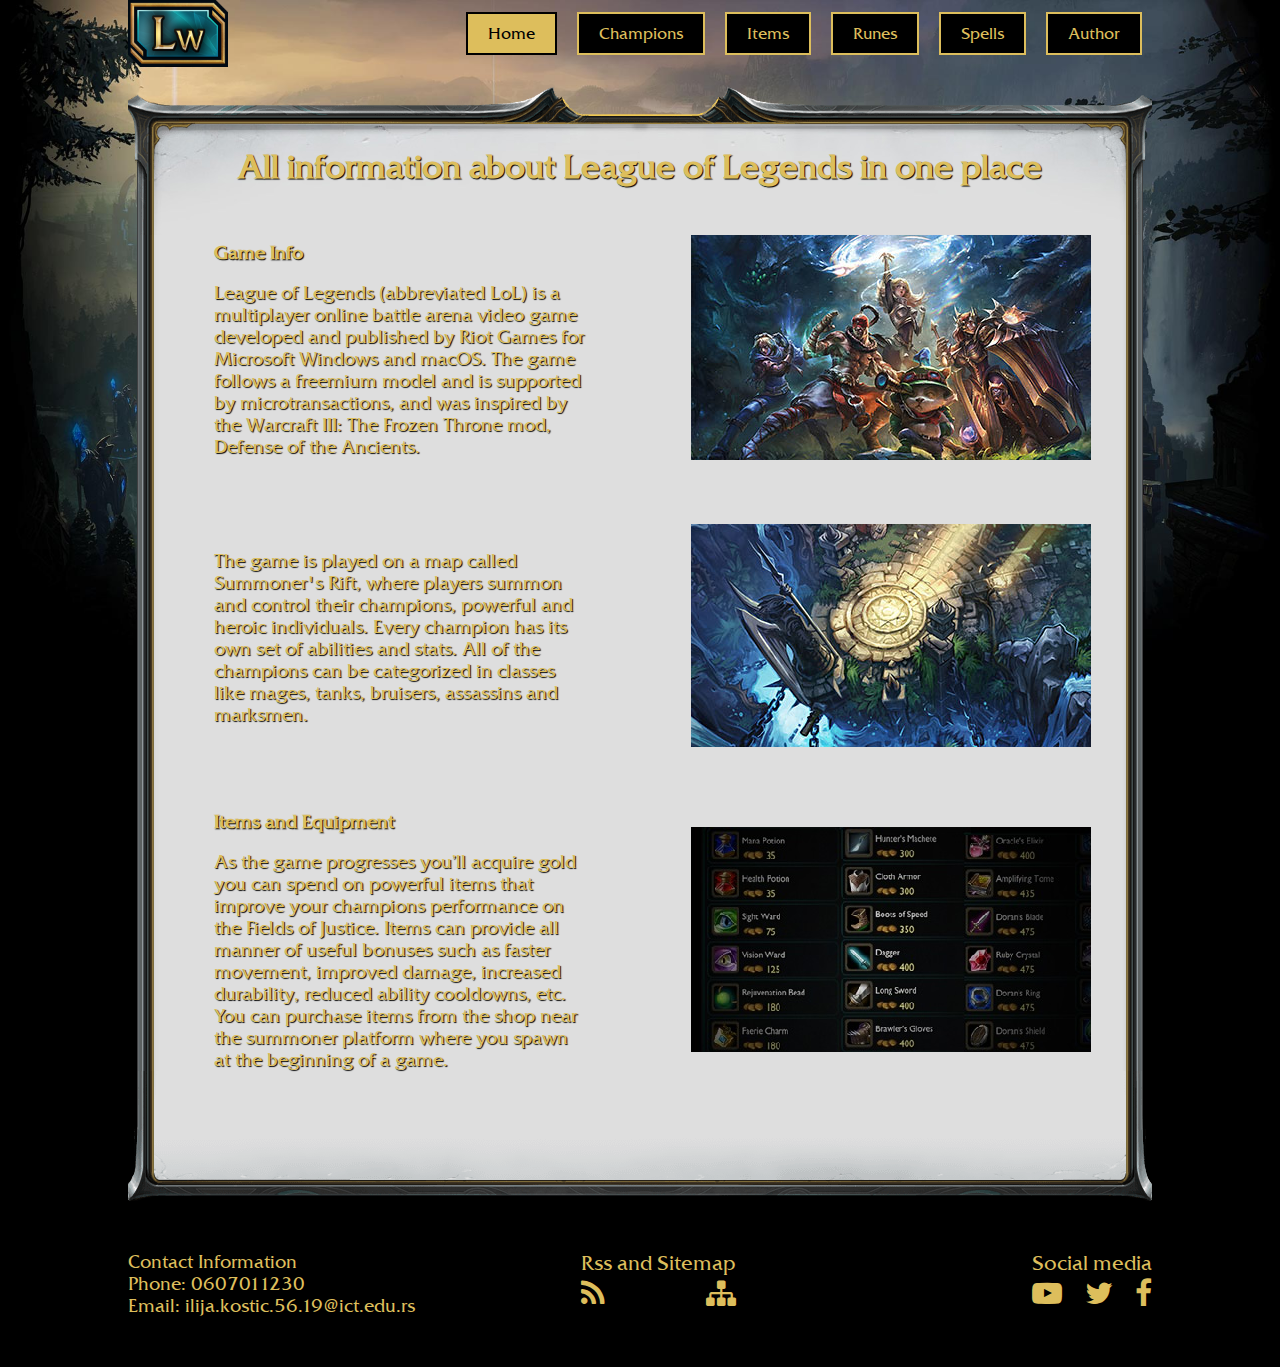
<file: index.html>
<!doctype html>
<html lang="en-US">
	<head>
		<link rel="stylesheet" type="text/css" href="css/style.css"/>
		<link rel="shortcut icon" href="img/favicon.ico"/>
		<link rel="stylesheet" href="https://stackpath.bootstrapcdn.com/font-awesome/4.7.0/css/font-awesome.min.css"/>
		<meta charset="UTF-8"/>
		<meta name="description" content="Welcome to the League of Legends Wiki where you can find all information about league of legends in one place easily."/>
		<meta name="keywords" content="league, legends, information, wiki, champions"/>
		<title>League of Legends Wiki</title>
	</head>
	<body>
		<header class="header1">
			<div id="logo">
				<a href="index.html"><img src="img/logo.png" alt="logo"/></a>
			</div>
			<nav id="nav1">
				<ul id="ul1">
					<li class="li1"><a class="active" href="index.html">Home</a></li>
					<li class="li1"><a href="champions.html">Champions</a></li>
					<li class="li1"><a href="items.html">Items</a></li>
					<li class="li1"><a href="runes.html">Runes</a></li>
					<li class="li1"><a href="spells.html">Spells</a></li>
					<li class="li1"><a href="about.html">Author</a></li>
				</ul>
			</nav>
		</header>
		<main class="main1">
			<h1>All information about League of Legends in one place</h1>
		</main>
		<main class="main2">
			<div class="p1">
				<h2 class="txt1">Game Info</h2><br/>
				<p class="txt1">
					League of Legends (abbreviated LoL) is a multiplayer online battle arena video game 
					developed and published by Riot Games for Microsoft Windows and macOS. 
					The game follows a freemium model and is supported by microtransactions, 
					and was inspired by the Warcraft III: The Frozen Throne mod, Defense of the Ancients.
				</p>
			</div>
			<div class="p1">
				<img class="ani" src="img/banner.jpg" alt="league of legends champions"/>
			</div>
		</main>
		<main class="main2">
			<div class="p1">
				<p class="txt1">
					The game is played on a map called Summoner's Rift, where players summon and control 
					their champions, powerful and heroic individuals. Every champion has its own set of abilities 
					and stats. All of the champions can be categorized in classes like mages, tanks, bruisers, assassins 
					and marksmen.
				</p>
			</div>
			<div class="p1">
				<img class="ani" src="img/banner1.jpg" alt="league of legends summoners rift turret"/>
			</div>
		</main>
		<main class="main2 special">
			<div class="p1">
				<h2 class="txt1">Items and Equipment</h2><br/>
				<p class="txt1">
					As the game progresses you’ll acquire gold you can spend on powerful items that improve your champions 
					performance on the Fields of Justice. Items can provide all manner of useful bonuses such as faster movement, 
					improved damage, increased durability, reduced ability cooldowns, etc. You can purchase items from the shop near 
					the summoner platform where you spawn at the beginning of a game.
				</p>
			</div>
			<div class="p1">
				<img class="ani" src="img/items.jpg" alt="league of legends items"/>
			</div>
		</main>
		<main class="main3"></main>
		<footer id="footer">
			<ul>
				<li>Contact Information</li>
				<li>Phone: 0607011230</li>
				<li>Email: ilija&#46;kostic&#46;56&#46;19&#64;ict&#46;edu&#46;rs</li>
			</ul>
			<div id="sitemapRss">
				<p>Rss and Sitemap</p>
				<div class="test">
				<a class="soc" href="rss.xml" target="_blank"><i class="fa fa-rss"></i></a>
				<a class="soc" href="sitemap.xml" target="_blank"><i class="fa fa-sitemap"></i></a>
				</div>
			</div>
			<div id="soc">
				<p>Social media</p>
				<div class="test">
				<a class="soc" href="https://www.youtube.com/user/riotgamesinc" target="_blank"><i class="fa fa-youtube-play"></i></a>
				<a class="soc" href="https://twitter.com/leagueoflegends" target="_blank"><i class="fa fa-twitter"></i></a>
				<a class="soc" href="https://www.facebook.com/leagueoflegends" target="_blank"><i class="fa fa-facebook"></i></a>
				</div>
			</div>
		</footer>
	</body>
</html>
</file>
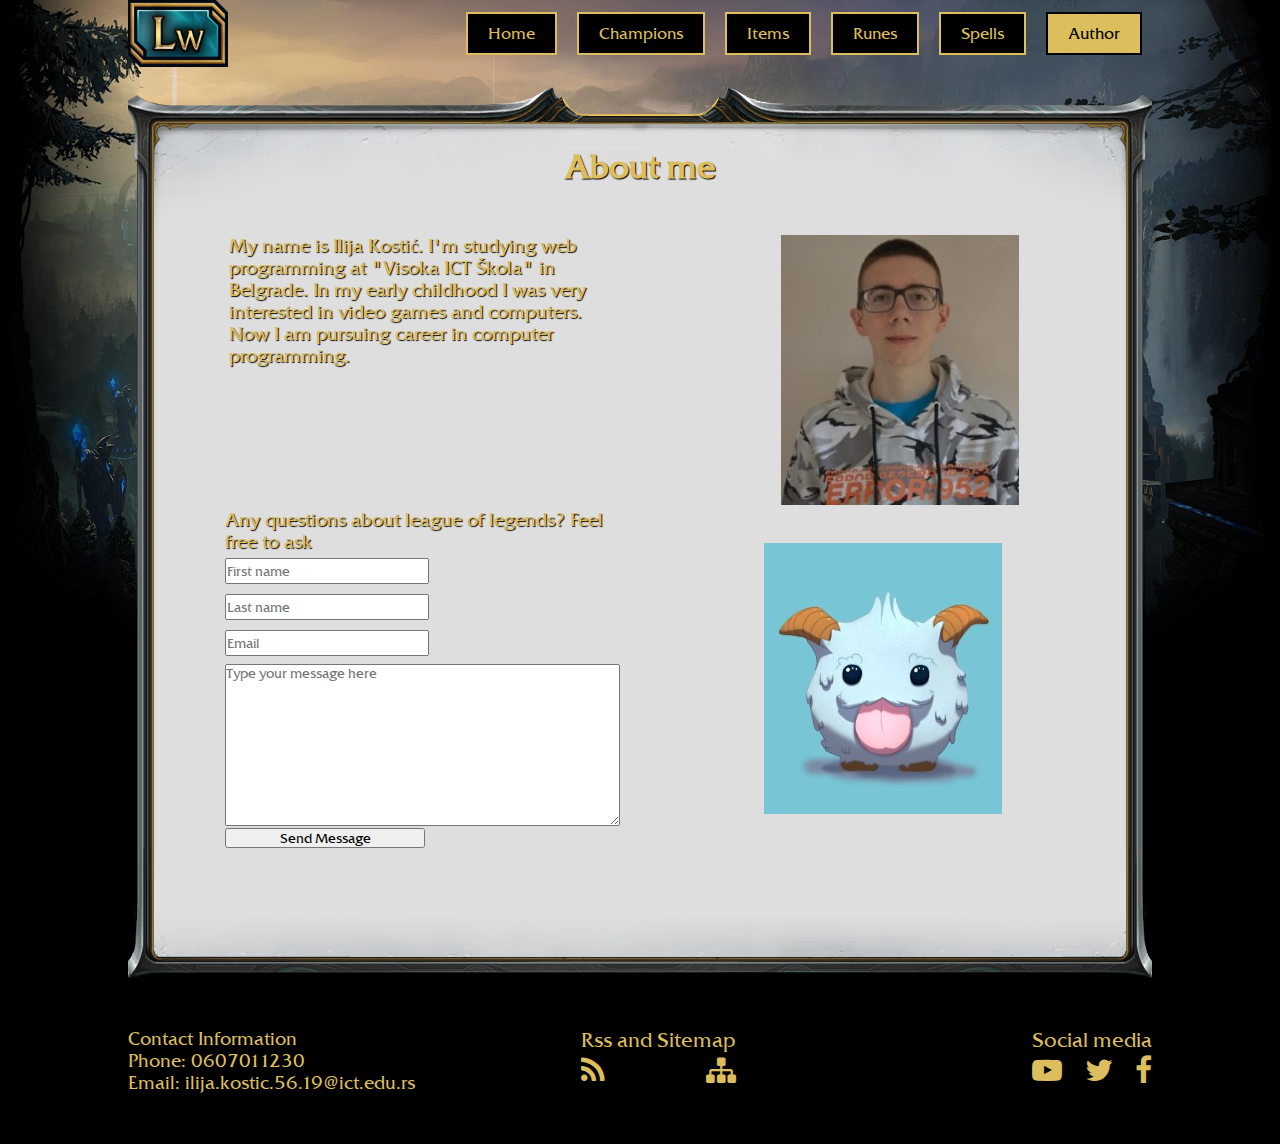
<file: about.html>
<!doctype html>
<html lang="en-US">
	<head>
		<link rel="stylesheet" type="text/css" href="css/style.css"/>
		<link rel="shortcut icon" href="img/favicon.ico"/>
		<link rel="stylesheet" href="https://stackpath.bootstrapcdn.com/font-awesome/4.7.0/css/font-awesome.min.css"/>
		<meta charset="UTF-8"/>
		<meta name="description" content="Page about author containing any and all information you need."/>
		<meta name="keywords" content="league, legends, about, wiki, author"/>
		<title>League of Legends Wiki</title>
	</head>
	<body>
		<header class="header1">
			<div id="logo">
				<a href="index.html"><img src="img/logo.png" alt="logo"/></a>
			</div>
			<nav id="nav1">
				<ul id="ul1">
					<li class="li1"><a href="index.html">Home</a></li>
					<li class="li1"><a href="champions.html">Champions</a></li>
					<li class="li1"><a href="items.html">Items</a></li>
					<li class="li1"><a href="runes.html">Runes</a></li>
					<li class="li1"><a href="spells.html">Spells</a></li>
					<li class="li1"><a class="active" href="about.html">Author</a></li>
				</ul>
			</nav>
		</header>
		<main class="main1">
			<h1>About me</h1>
		</main>
		<main class="main2 author special">
			<div class="p1">
				<p class="aboutme">
					My name is Ilija Kostić. I'm studying web programming at "Visoka ICT Škola" in Belgrade. 
					In my early childhood I was very interested in video games and computers. 
					Now I am pursuing career in computer programming.
				</p>
			</div>
			<div class="p1">
				<img id="pp" src="img/about.JPG" alt="ilija kostic profile picture"/>
			</div>
		</main>
		<main class="main2 special">
			<div class="contactForm1">
			<form name="contact" action="contact.php" method="post">
				<div class="contactForm">
					<label class="quest">Any questions about league of legends? Feel free to ask</label>
					<input class="formTxt" type="text" name="firstName" placeholder="First name" required />
					<input class="formTxt" type="text" name="lastName" placeholder="Last name" required />
					<input class="formTxt" type="email" name="email" placeholder="Email" required />
					<textarea id="txtarea" name="msg" cols="50" rows="10" placeholder="Type your message here"></textarea>
					<input id="btn" type="submit" name="btn" value="Send Message"/>
				</div>
			</form>
			</div>
			<img id="poro" src="img/poro.jpg" alt="poro cookies"/>
		</main>
		<main class="main3">
		</main>
		<footer id="footer">
			<ul>
				<li>Contact Information</li>
				<li>Phone: 0607011230</li>
				<li>Email: ilija&#46;kostic&#46;56&#46;19&#64;ict&#46;edu&#46;rs</li>
			</ul>
			<div id="sitemapRss">
				<p>Rss and Sitemap</p>
				<div class="test">
				<a class="soc" href="rss.xml" target="_blank"><i class="fa fa-rss"></i></a>
				<a class="soc" href="sitemap.xml" target="_blank"><i class="fa fa-sitemap"></i></a>
				</div>
			</div>
			<div id="soc">
				<p>Social media</p>
				<div class="test">
				<a class="soc" href="https://www.youtube.com/user/riotgamesinc" target="_blank"><i class="fa fa-youtube-play"></i></a>
				<a class="soc" href="https://twitter.com/leagueoflegends" target="_blank"><i class="fa fa-twitter"></i></a>
				<a class="soc" href="https://www.facebook.com/leagueoflegends" target="_blank"><i class="fa fa-facebook"></i></a>
				</div>
			</div>
		</footer>
	</body>
</html>
</file>
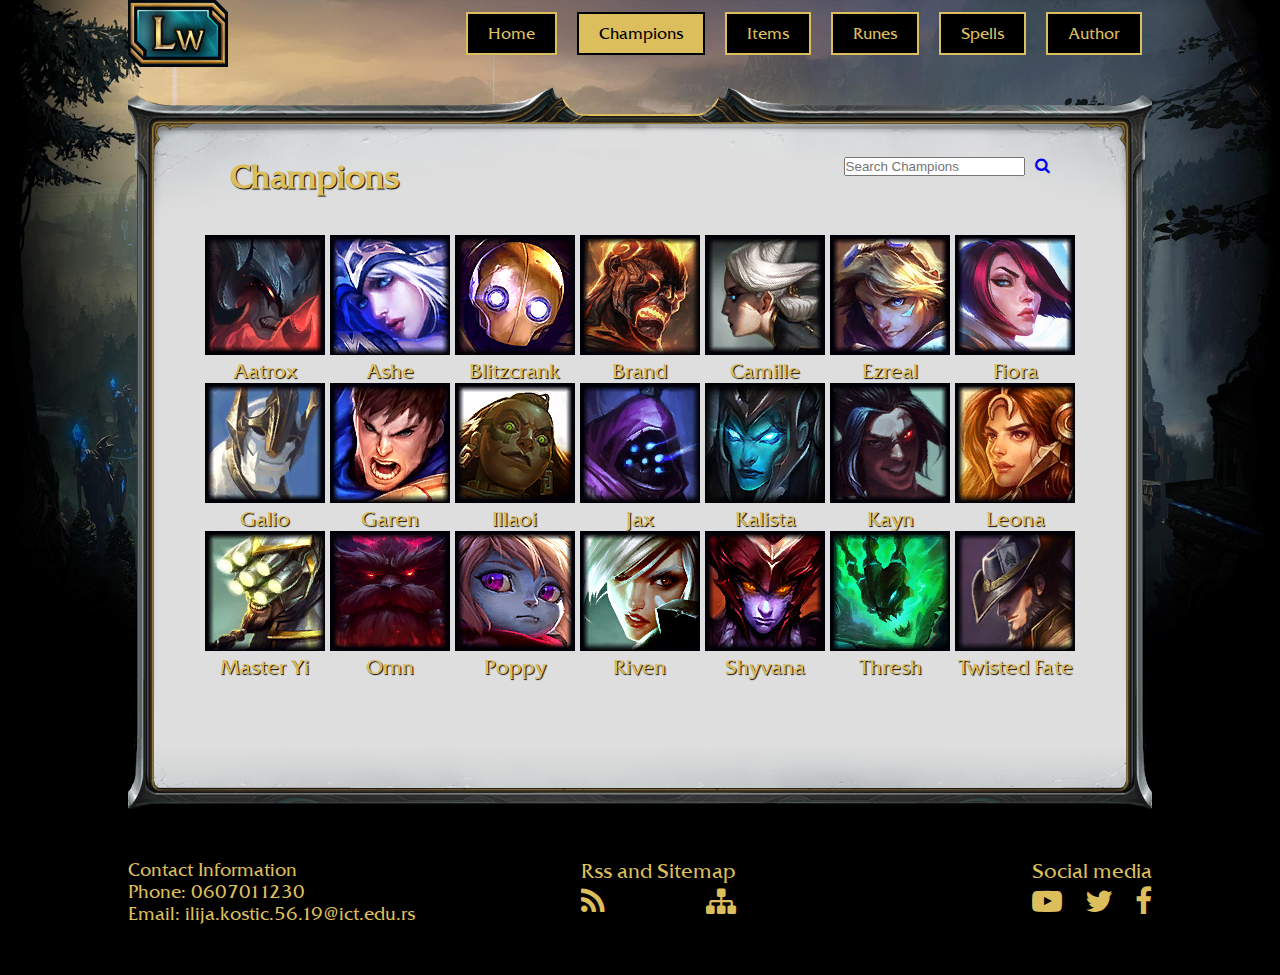
<file: champions.html>
<!doctype html>
<html lang="en-US">
	<head>
		<link rel="stylesheet" type="text/css" href="css/style.css"/>
		<link rel="shortcut icon" href="img/favicon.ico"/>
		<link rel="stylesheet" href="https://stackpath.bootstrapcdn.com/font-awesome/4.7.0/css/font-awesome.min.css"/>
		<meta charset="UTF-8"/>
		<meta name="description" content="Learn anything about any champion in league of legends fast before the round even starts."/>
		<meta name="keywords" content="league, legends, abilities, wiki, champions"/>
		<title>League of Legends Wiki</title>
	</head>
	<body>
		<header class="header1">
			<div id="logo">
				<a href="index.html"><img src="img/logo.png" alt="logo"/></a>
			</div>
			<nav id="nav1">
				<ul id="ul1">
					<li class="li1"><a href="index.html">Home</a></li>
					<li class="li1"><a class="active" href="champions.html">Champions</a></li>
					<li class="li1"><a href="items.html">Items</a></li>
					<li class="li1"><a href="runes.html">Runes</a></li>
					<li class="li1"><a href="spells.html">Spells</a></li>
					<li class="li1"><a href="about.html">Author</a></li>
				</ul>
			</nav>
		</header>
		<main class="main1">
			<div id="champSearch">
				<h1 id="champTitle">Champions</h1>
				<form action="champs.php" name="champSearch" method="get">
					<input type="search" name="champs" placeholder="Search Champions"/><a href="champions.html" id="searchIcon"><i class="fa fa-search"></i></a>
				</form>
			</div>
		</main>
		<main class="main2 special">
			<div id="champdiv">
				<figure><img src="img/champs/Aatrox.png" alt="aatrox"/><figcaption class="fig">Aatrox</figcaption></figure>
				<figure><img src="img/champs/Ashe.png" alt="ashe"/><figcaption class="fig">Ashe</figcaption></figure>
				<figure><img src="img/champs/Blitzcrank.png" alt="blitzcrank"/><figcaption class="fig">Blitzcrank</figcaption></figure>
				<figure><img src="img/champs/Brand.png" alt="brand"/><figcaption class="fig">Brand</figcaption></figure>
				<figure><img src="img/champs/Camille.png" alt="camille"/><figcaption class="fig">Camille</figcaption></figure>
				<figure><img src="img/champs/Ezreal.png" alt="ezreal"/><figcaption class="fig">Ezreal</figcaption></figure>
				<figure><img src="img/champs/Fiora.png" alt="fiora"/><figcaption class="fig">Fiora</figcaption></figure>
				<figure><img src="img/champs/Galio.png" alt="galio"/><figcaption class="fig">Galio</figcaption></figure>
				<figure><img src="img/champs/Garen.png" alt="garen"/><figcaption class="fig">Garen</figcaption></figure>
				<figure><img src="img/champs/Illaoi.png" alt="illaoi"/><figcaption class="fig">Illaoi</figcaption></figure>
				<figure><img src="img/champs/Jax.png" alt="jax"/><figcaption class="fig">Jax</figcaption></figure>
				<figure><img src="img/champs/Kalista.png" alt="kalista"/><figcaption class="fig">Kalista</figcaption></figure>
				<figure><img src="img/champs/Kayn.png" alt="kayn"/><figcaption class="fig">Kayn</figcaption></figure>
				<figure><img src="img/champs/Leona.png" alt="leona"/><figcaption class="fig">Leona</figcaption></figure>
				<figure><img src="img/champs/MasterYi.png" alt="masteryi"/><figcaption class="fig">Master Yi</figcaption></figure>
				<figure><img src="img/champs/Ornn.png" alt="ornn"/><figcaption class="fig">Ornn</figcaption></figure>
				<figure><img src="img/champs/Poppy.png" alt="poppy"/><figcaption class="fig">Poppy</figcaption></figure>
				<figure><img src="img/champs/Riven.png" alt="riven"/><figcaption class="fig">Riven</figcaption></figure>
				<figure><img src="img/champs/Shyvana.png" alt="shyvana"/><figcaption class="fig">Shyvana</figcaption></figure>
				<figure><img src="img/champs/Thresh.png" alt="thresh"/><figcaption class="fig">Thresh</figcaption></figure>
				<figure><img src="img/champs/TwistedFate.png" alt="twistedfate"/><figcaption class="fig">Twisted Fate</figcaption></figure>
			</div>
		</main>
		<main class="main3">
			
		</main>
		<footer id="footer">
			<ul>
				<li>Contact Information</li>
				<li>Phone: 0607011230</li>
				<li>Email: ilija&#46;kostic&#46;56&#46;19&#64;ict&#46;edu&#46;rs</li>
			</ul>
			<div id="sitemapRss">
				<p>Rss and Sitemap</p>
				<div class="test">
				<a class="soc" href="rss.xml" target="_blank"><i class="fa fa-rss"></i></a>
				<a class="soc" href="sitemap.xml" target="_blank"><i class="fa fa-sitemap"></i></a>
				</div>
			</div>
			<div id="soc">
				<p>Social media</p>
				<div class="test">
				<a class="soc" href="https://www.youtube.com/user/riotgamesinc" target="_blank"><i class="fa fa-youtube-play"></i></a>
				<a class="soc" href="https://twitter.com/leagueoflegends" target="_blank"><i class="fa fa-twitter"></i></a>
				<a class="soc" href="https://www.facebook.com/leagueoflegends" target="_blank"><i class="fa fa-facebook"></i></a>
				</div>
			</div>
		</footer>
	</body>
</html>
</file>
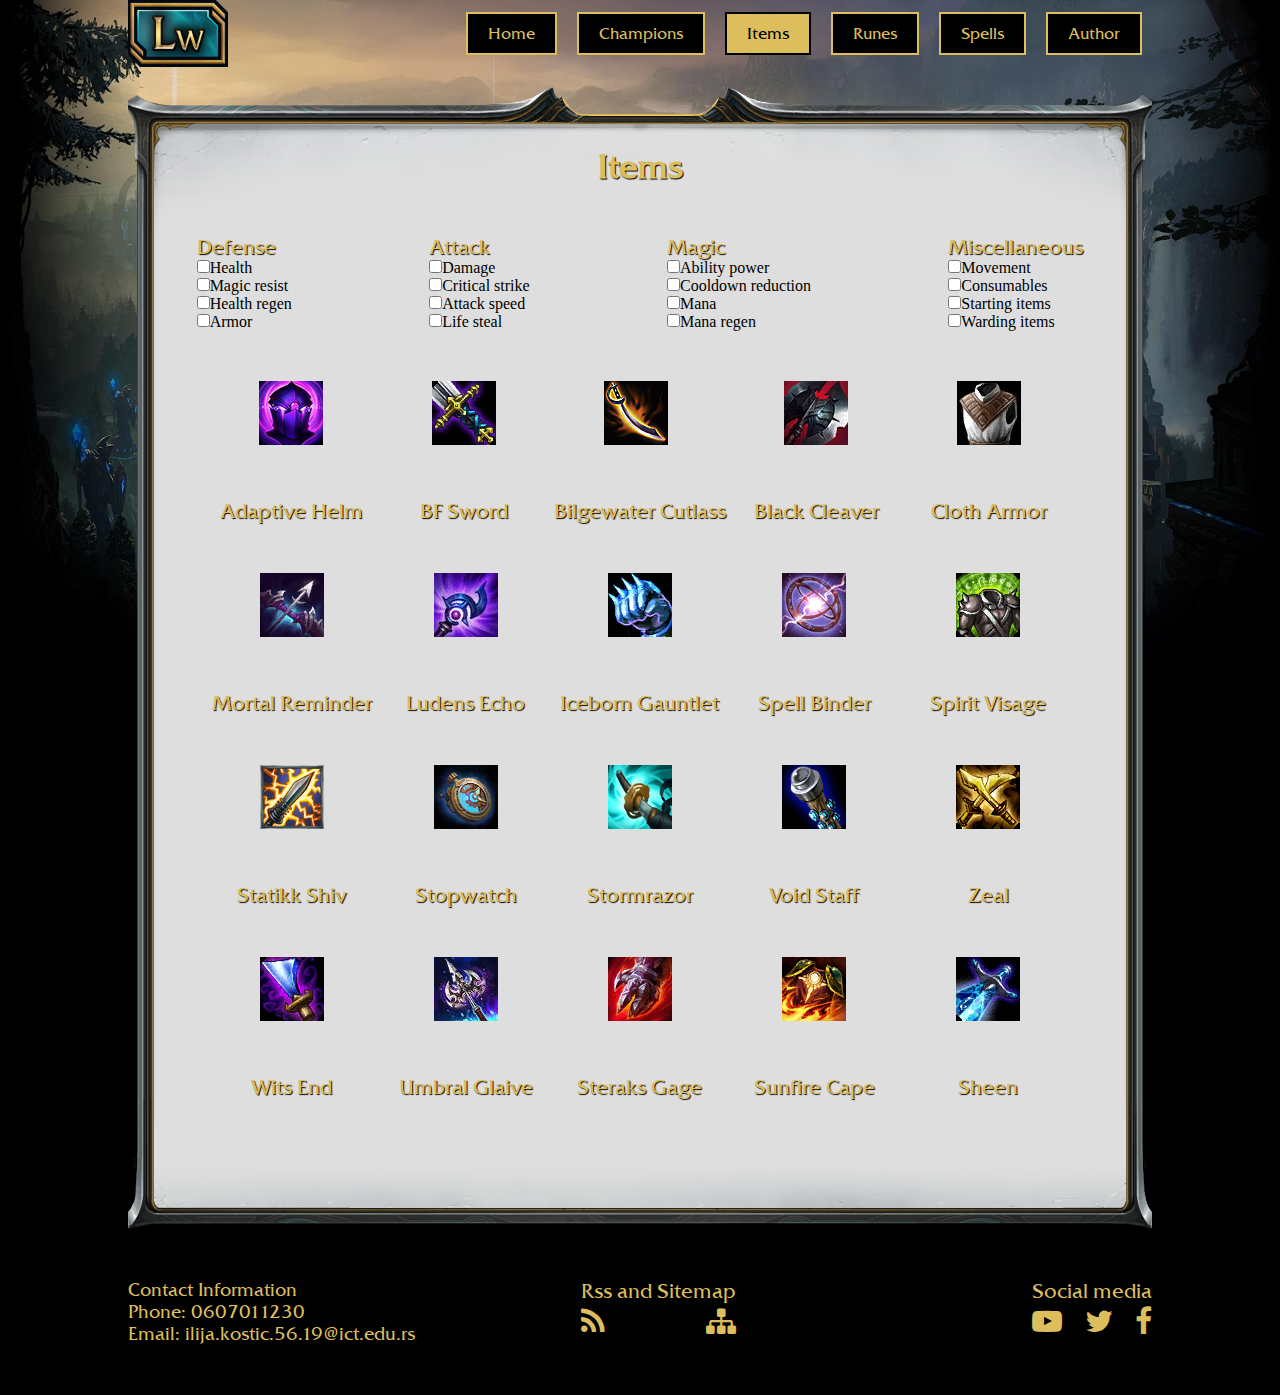
<file: items.html>
<!doctype html>
<html lang="en-US">
	<head>
		<link rel="stylesheet" type="text/css" href="css/style.css"/>
		<link rel="shortcut icon" href="img/favicon.ico"/>
		<link rel="stylesheet" href="https://stackpath.bootstrapcdn.com/font-awesome/4.7.0/css/font-awesome.min.css"/>
		<meta charset="UTF-8"/>
		<meta name="description" content="All league of legends items in one place, learn all the stats of every item in the game."/>
		<meta name="keywords" content="league, legends, items, wiki, stats"/>
		<title>League of Legends Wiki</title>
	</head>
	<body>
		<header class="header1">
			<div id="logo">
				<a href="index.html"><img src="img/logo.png" alt="logo"/></a>
			</div>
			<nav id="nav1">
				<ul id="ul1">
					<li class="li1"><a href="index.html">Home</a></li>
					<li class="li1"><a href="champions.html">Champions</a></li>
					<li class="li1"><a class="active" href="items.html">Items</a></li>
					<li class="li1"><a href="runes.html">Runes</a></li>
					<li class="li1"><a href="spells.html">Spells</a></li>
					<li class="li1"><a href="about.html">Author</a></li>
				</ul>
			</nav>
		</header>
		<main class="main1">
			<h1>Items</h1>
		</main>
		<main class="main2 special">
			<div class="filter">
				<p class="filterTitle">Defense</p>
				<form action="filter.php" name="filter1" method="get">
					<input type="checkbox" name="defense1" value="hp"/>Health<br/>
					<input type="checkbox" name="defense2" value="mr"/>Magic resist<br/>
					<input type="checkbox" name="defense3" value="hr"/>Health regen<br/>
					<input type="checkbox" name="defense4" value="ar"/>Armor<br/>
				</form>
			</div>
			<div class="filter">
				<p class="filterTitle">Attack</p>
				<form action="filter.php" name="filter2" method="get">
					<input type="checkbox" name="attack1" value="dmg"/>Damage<br/>
					<input type="checkbox" name="attack2" value="cr"/>Critical strike<br/>
					<input type="checkbox" name="attack3" value="as"/>Attack speed<br/>
					<input type="checkbox" name="attack4" value="lf"/>Life steal<br/>
				</form>
			</div>
			<div class="filter">
				<p class="filterTitle">Magic</p>
				<form action="filter.php" name="filter3" method="get">
					<input type="checkbox" name="magic1" value="ap"/>Ability power<br/>
					<input type="checkbox" name="magic2" value="cdr"/>Cooldown reduction<br/>
					<input type="checkbox" name="magic3" value="mana"/>Mana<br/>
					<input type="checkbox" name="magic4" value="manaReg"/>Mana regen<br/>
				</form>
			</div>
			<div class="filter">
				<p class="filterTitle">Miscellaneous</p>
				<form action="filter.php" name="filter4" method="get">
					<input type="checkbox" name="misc1" value="movement"/>Movement<br/>
					<input type="checkbox" name="misc2" value="consumables"/>Consumables<br/>
					<input type="checkbox" name="start" value="si"/>Starting items<br/>
					<input type="checkbox" name="wards" value="wa"/>Warding items<br/>
				</form>
			</div>
		</main>
		<main class="main2 special">
			<div id="itemdiv">
				<figure><img src="img/items/adaptive-helm.gif" alt="adaptive helm"/><figcaption class="fig">Adaptive Helm</figcaption></figure>
				<figure><img src="img/items/b-f-sword.gif" alt="bf sword"/><figcaption class="fig">BF Sword</figcaption></figure>
				<figure><img src="img/items/bilgewater-cutlass.gif" alt="bilgewater cutlass"/><figcaption class="fig">Bilgewater Cutlass</figcaption></figure>
				<figure><img src="img/items/black-cleaver.gif" alt="black cleaver"/><figcaption class="fig">Black Cleaver</figcaption></figure>
				<figure><img src="img/items/cloth-armor.gif" alt="cloth armor"/><figcaption class="fig">Cloth Armor</figcaption></figure>
				<figure><img src="img/items/mortal-reminder.gif" alt="mortal reminder"/><figcaption class="fig">Mortal Reminder</figcaption></figure>
				<figure><img src="img/items/ludens-echo.gif" alt="ludens echo"/><figcaption class="fig">Ludens Echo</figcaption></figure>
				<figure><img src="img/items/iceborn-gauntlet.gif" alt="iceborn gauntlet"/><figcaption class="fig">Iceborn Gauntlet</figcaption></figure>
				<figure><img src="img/items/spellbinder.gif" alt="spell binder"/><figcaption class="fig">Spell Binder</figcaption></figure>
				<figure><img src="img/items/spirit-visage.gif" alt="spirit visage"/><figcaption class="fig">Spirit Visage</figcaption></figure>
				<figure><img src="img/items/statikk-shiv.gif" alt="statikk shiv"/><figcaption class="fig">Statikk Shiv</figcaption></figure>
				<figure><img src="img/items/stopwatch.gif" alt="stopwatch"/><figcaption class="fig">Stopwatch</figcaption></figure>
				<figure><img src="img/items/stormrazor.gif" alt="stormrazor"/><figcaption class="fig">Stormrazor</figcaption></figure>
				<figure><img src="img/items/void-staff.gif" alt="void staff"/><figcaption class="fig">Void Staff</figcaption></figure>
				<figure><img src="img/items/zeal.gif" alt="zeal"/><figcaption class="fig">Zeal</figcaption></figure>
				<figure><img src="img/items/wits-end.gif" alt="wits end"/><figcaption class="fig">Wits End</figcaption></figure>
				<figure><img src="img/items/umbral-glaive.gif" alt="umbral glaive"/><figcaption class="fig">Umbral Glaive</figcaption></figure>
				<figure><img src="img/items/steraks-gage.gif" alt="steraks gage"/><figcaption class="fig">Steraks Gage</figcaption></figure>
				<figure><img src="img/items/sunfire-cape.gif" alt="sunfire cape"/><figcaption class="fig">Sunfire Cape</figcaption></figure>
				<figure><img src="img/items/sheen.gif" alt="sheen"/><figcaption class="fig">Sheen</figcaption></figure>
			</div>
		</main>
		<main class="main3">
			
		</main>
		<footer id="footer">
			<ul>
				<li>Contact Information</li>
				<li>Phone: 0607011230</li>
				<li>Email: ilija&#46;kostic&#46;56&#46;19&#64;ict&#46;edu&#46;rs</li>
			</ul>
			<div id="sitemapRss">
				<p>Rss and Sitemap</p>
				<div class="test">
				<a class="soc" href="rss.xml" target="_blank"><i class="fa fa-rss"></i></a>
				<a class="soc" href="sitemap.xml" target="_blank"><i class="fa fa-sitemap"></i></a>
				</div>
			</div>
			<div id="soc">
				<p>Social media</p>
				<div class="test">
				<a class="soc" href="https://www.youtube.com/user/riotgamesinc" target="_blank"><i class="fa fa-youtube-play"></i></a>
				<a class="soc" href="https://twitter.com/leagueoflegends" target="_blank"><i class="fa fa-twitter"></i></a>
				<a class="soc" href="https://www.facebook.com/leagueoflegends" target="_blank"><i class="fa fa-facebook"></i></a>
				</div>
			</div>
		</footer>
	</body>
</html>
</file>
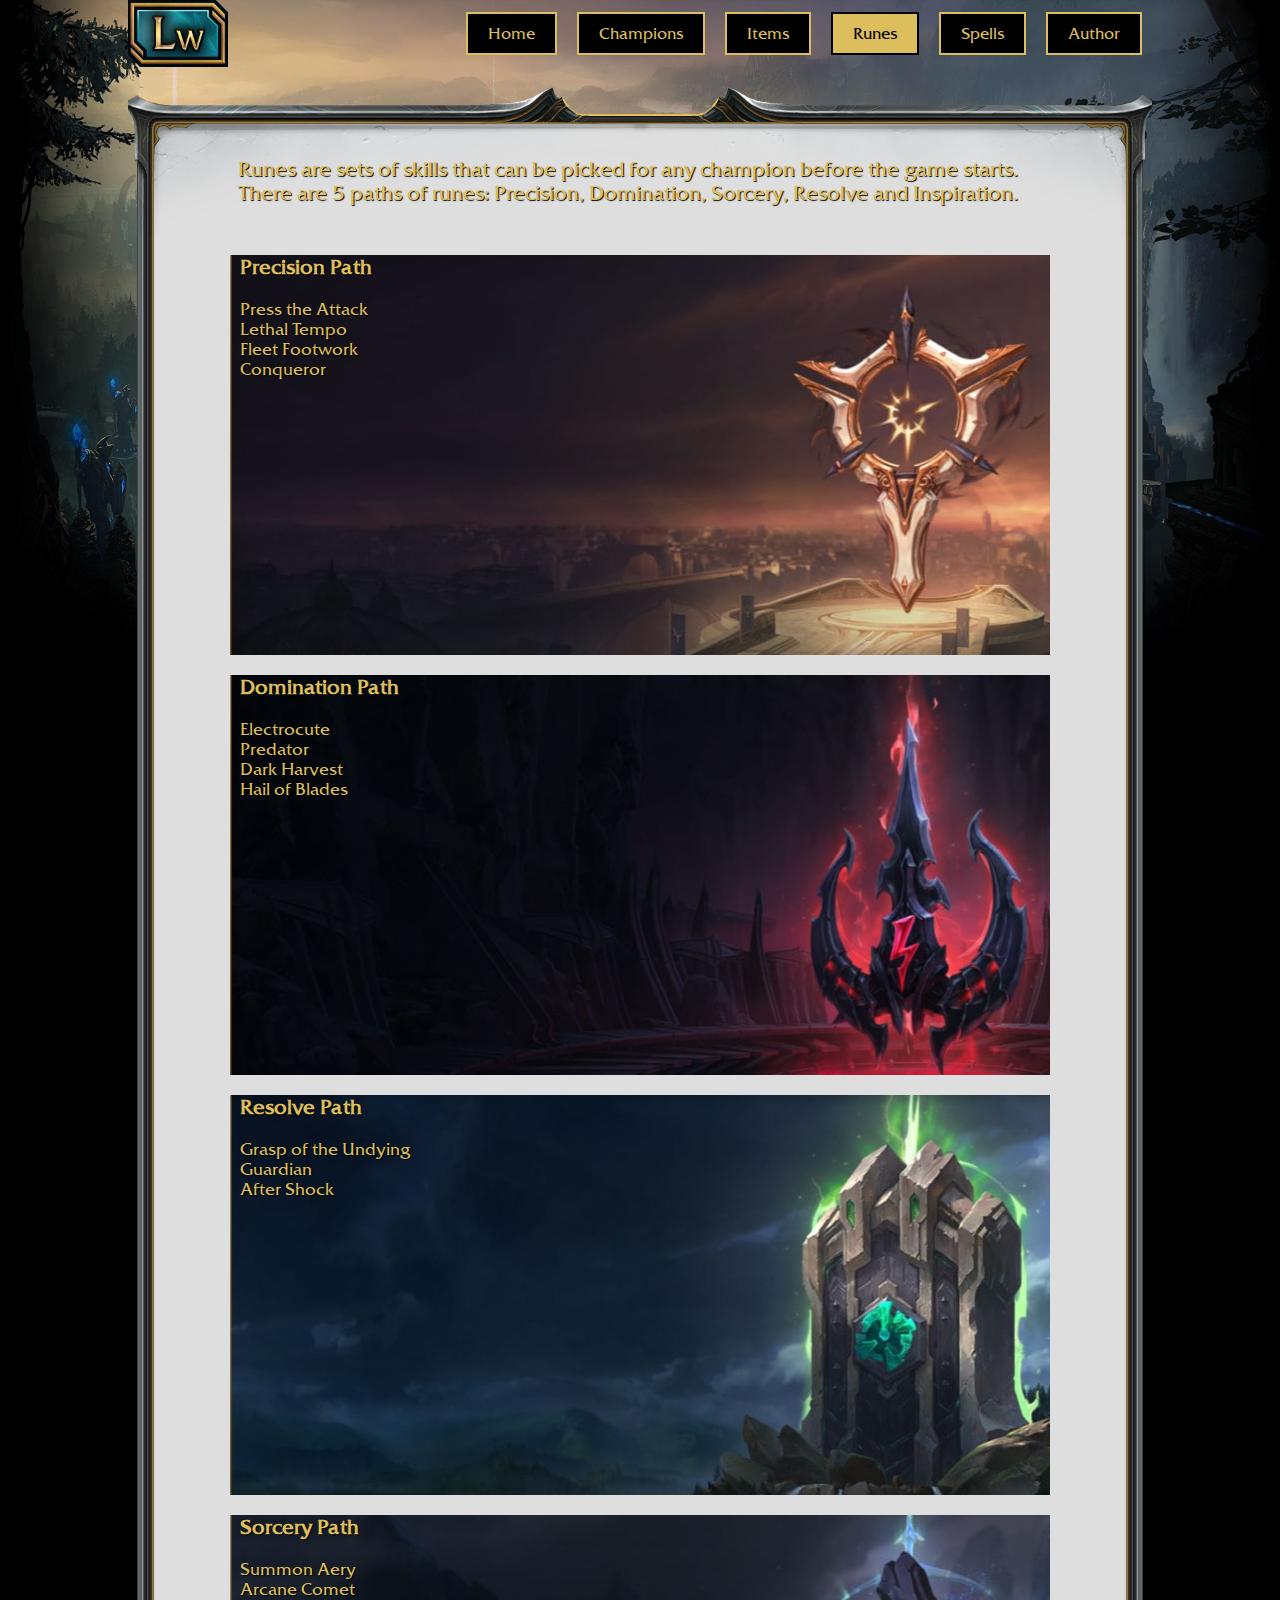
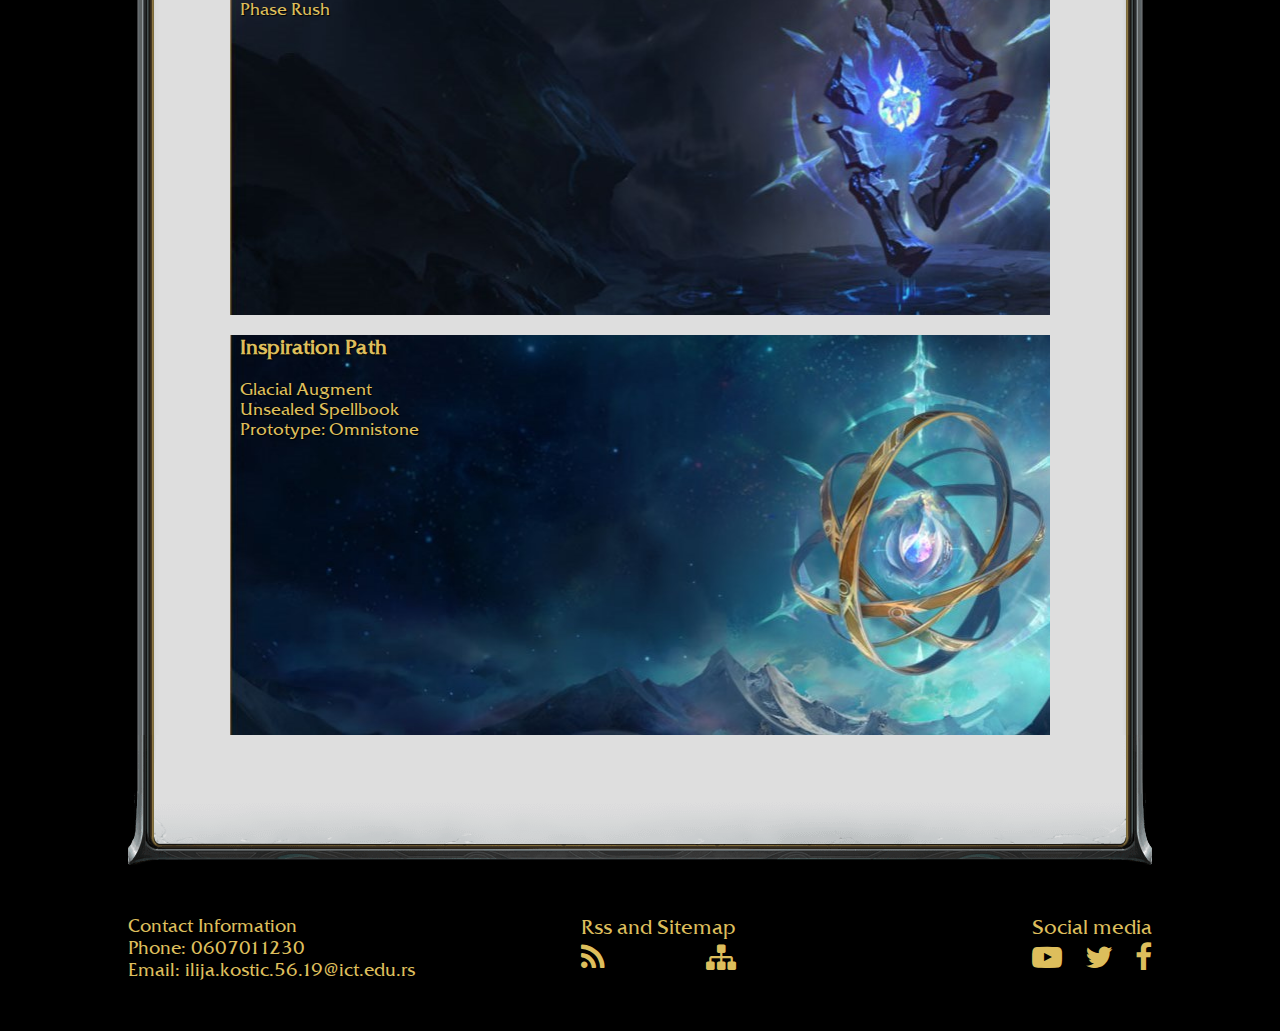
<file: runes.html>
<!doctype html>
<html lang="en-US">
	<head>
		<link rel="stylesheet" type="text/css" href="css/style.css"/>
		<link rel="shortcut icon" href="img/favicon.ico"/>
		<link rel="stylesheet" href="https://stackpath.bootstrapcdn.com/font-awesome/4.7.0/css/font-awesome.min.css"/>
		<meta charset="UTF-8"/>
		<meta name="description" content="Confused about the new league of legends runes? Learn what runes you need for your specific champion right now."/>
		<meta name="keywords" content="league, legends, runes, wiki, champions"/>
		<title>League of Legends Wiki</title>
	</head>
	<body>
		<header class="header1">
			<div id="logo">
				<a href="index.html"><img src="img/logo.png" alt="logo"/></a>
			</div>
			<nav id="nav1">
				<ul id="ul1">
					<li class="li1"><a href="index.html">Home</a></li>
					<li class="li1"><a href="champions.html">Champions</a></li>
					<li class="li1"><a href="items.html">Items</a></li>
					<li class="li1"><a class="active" href="runes.html">Runes</a></li>
					<li class="li1"><a href="spells.html">Spells</a></li>
					<li class="li1"><a href="about.html">Author</a></li>
				</ul>
			</nav>
		</header>
		<main class="main1">
			<p id="runesInfo">Runes are sets of skills that can be picked for any champion before the game starts. 
			There are 5 paths of runes: Precision, Domination, Sorcery, Resolve and Inspiration. 
			
		</main>
		<main class="main2" id="runesPage">
			<div class="runes" id="runesBg1">
				<div class="runesAlign">
					<h2 class="runesText runesTitle">Precision Path</h2>
					<details class="runesText">
						<summary>Press the Attack</summary>
						Hitting an enemy champion 3 times makes them vulnearble, dealing bonus damage.
					</details>
					<details class="runesText">
						<summary>Lethal Tempo</summary>
						1.5 seconds after damaging a champion gain a large amount of attack speed. 
						Lethal Tempo allows you to temporarily exceed the attack speed limit.
					</details>
					<details class="runesText">
						<summary>Fleet Footwork</summary>
						Attacking and moving builds energy stacks. At 100 stacks, your next attack heals you and grants increased movement speed.
					</details>
					<details class="runesText">
						<summary>Conqueror</summary>
						Gain stacks of adaptive force when attacking enemy champions. At 10 stacks heal for a portion of damage you deal.
					</details>
				</div>
			</div>
			<div class="runes" id="runesBg2">
				<div class="runesAlign">
					<h2 class="runesText runesTitle">Domination Path</h2>
					<details class="runesText">
						<summary>Electrocute</summary>
						Hitting a champion with 3 unique attacks or abilities in 2 seconds deals bonus adaptive damage.
					</details>
					<details class="runesText">
						<summary>Predator</summary>
						Add an active effect to your boots that grants a large boost of movement speed 
						and causes your next attack or spell to deal bonus damage.
					</details>
					<details class="runesText">
						<summary>Dark Harvest</summary>
						Damaging a low health champion inflicts bonus damage and harvests a soul for them permanently increasing your damage.
					</details>
					<details class="runesText">
						<summary>Hail of Blades</summary>
						Gain a large ammount of attack speed for the first 3 attacks made against an enemy champion.
					</details>
				</div>
			</div>
			<div class="runes" id="runesBg3">
				<div class="runesAlign">
					<h2 class="runesText runesTitle">Resolve Path</h2>
					<details class="runesText">
						<summary>Grasp of the Undying</summary>
						Every 4 seconds your next attack deals bonus magic damage, heals you and permanently increases your health.
					</details>
					<details class="runesText">
						<summary>Guardian</summary>
						Guard allies you cast spells on and on those which are very close to you.
					</details>
					<details class="runesText">
						<summary>After Shock</summary>
						After immobilizing the enemy gain defenses and after a delay deal a burst of magic damage around you.
					</details>
				</div>
			</div>
			<div class="runes" id="runesBg4">
				<div class="runesAlign">
					<h2 class="runesText runesTitle">Sorcery Path</h2>
					<details class="runesText">
						<summary>Summon Aery</summary>
						Your attacks and abbilities send Aery to the target. Attacking enemies and shielding allies.
					</details>
					<details class="runesText">
						<summary>Arcane Comet</summary>
						Damaging a champion with an ability hurls a comet at their location.
					</details>
					<details class="runesText">
						<summary>Phase Rush</summary>
						Hitting an enemy champion with 3 attacks or abilities grants a burst of movement speed.
					</details>
				</div>
			</div>
			<div class="runes" id="runesBg5">
				<div class="runesAlign">
					<h2 class="runesText runesTitle">Inspiration Path</h2>
					<details class="runesText">
						<summary>Glacial Augment</summary>
						Your first attack against an enemy champion slows them. Slowing champions with active items shoots a freeze ray at them.
					</details>
					<details class="runesText">
						<summary>Unsealed Spellbook</summary>
						Swap summoner spells while out of combat. 
					</details>
					<details class="runesText">
						<summary>Prototype: Omnistone</summary>
						Periodically grants a single use of another random rune.
					</details>
				</div>
			</div>
		</main>
		<main class="main3">
			
		</main>
		<footer id="footer">
			<ul>
				<li>Contact Information</li>
				<li>Phone: 0607011230</li>
				<li>Email: ilija&#46;kostic&#46;56&#46;19&#64;ict&#46;edu&#46;rs</li>
			</ul>
			<div id="sitemapRss">
				<p>Rss and Sitemap</p>
				<div class="test">
				<a class="soc" href="rss.xml" target="_blank"><i class="fa fa-rss"></i></a>
				<a class="soc" href="sitemap.xml" target="_blank"><i class="fa fa-sitemap"></i></a>
				</div>
			</div>
			<div id="soc">
				<p>Social media</p>
				<div class="test">
				<a class="soc" href="https://www.youtube.com/user/riotgamesinc" target="_blank"><i class="fa fa-youtube-play"></i></a>
				<a class="soc" href="https://twitter.com/leagueoflegends" target="_blank"><i class="fa fa-twitter"></i></a>
				<a class="soc" href="https://www.facebook.com/leagueoflegends" target="_blank"><i class="fa fa-facebook"></i></a>
				</div>
			</div>
		</footer>
	</body>
</html>
</file>
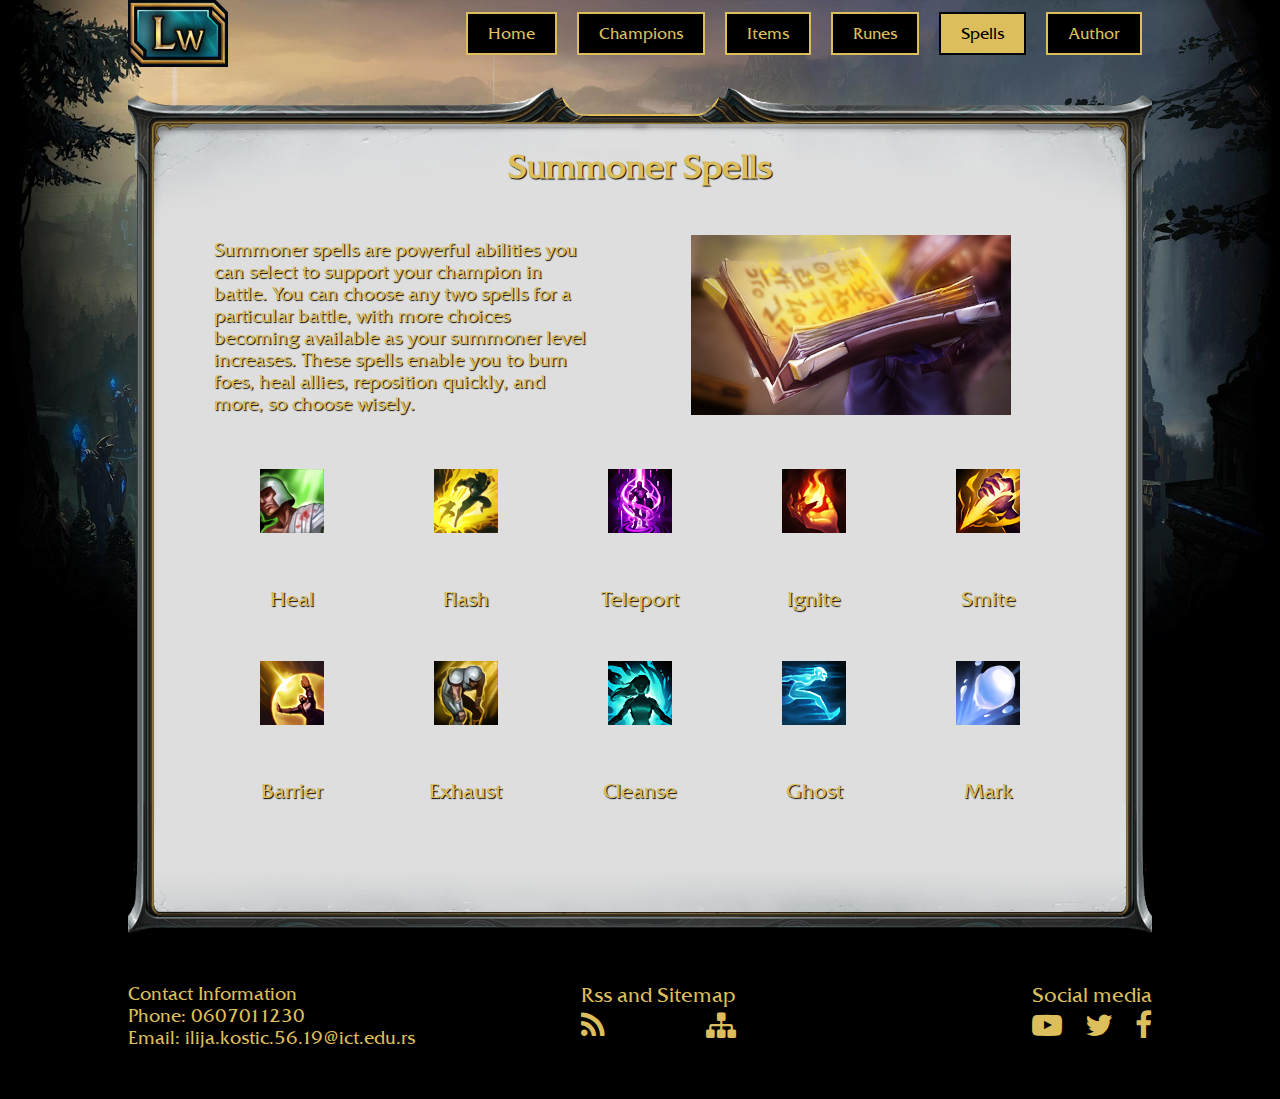
<file: spells.html>
<!doctype html>
<html lang="en-US">
	<head>
		<link rel="stylesheet" type="text/css" href="css/style.css"/>
		<link rel="shortcut icon" href="img/favicon.ico"/>
		<link rel="stylesheet" href="https://stackpath.bootstrapcdn.com/font-awesome/4.7.0/css/font-awesome.min.css"/>
		<meta charset="UTF-8"/>
		<meta name="description" content="Summoner spells are powerful abilities you can select to support your champion in battle."/>
		<meta name="keywords" content="league, legends, abilities, wiki, spells"/>
		<title>League of Legends Wiki</title>
	</head>
	<body>
		<header class="header1">
			<div id="logo">
				<a href="index.html"><img src="img/logo.png" alt="logo"/></a>
			</div>
			<nav id="nav1">
				<ul id="ul1">
					<li class="li1"><a href="index.html">Home</a></li>
					<li class="li1"><a href="champions.html">Champions</a></li>
					<li class="li1"><a href="items.html">Items</a></li>
					<li class="li1"><a href="runes.html">Runes</a></li>
					<li class="li1"><a class="active" href="spells.html">Spells</a></li>
					<li class="li1"><a href="about.html">Author</a></li>
				</ul>
			</nav>
		</header>
		<main class="main1">
			<h1>Summoner Spells</h1>
		</main>
		<main class="main2 special">
			<div class="p1">
				<p class="txt1">
					Summoner spells are powerful abilities you can select to support your champion in battle. 
					You can choose any two spells for a particular battle, with more choices becoming available 
					as your summoner level increases. These spells enable you to burn foes, heal allies, reposition 
					quickly, and more, so choose wisely.
				</p>
			</div>
			<div class="p1">
				<img src="img/spellbook.jpg" alt="league of legends spellbook"/>
			</div>
		</main>
		<main class="main2 special">
			<div id="itemdiv">
				<figure><img src="img/spells/heal.png" alt="heal"/><figcaption class="fig">Heal</figcaption></figure>
				<figure><img src="img/spells/flash.png" alt="flash"/><figcaption class="fig">Flash</figcaption></figure>
				<figure><img src="img/spells/teleport.png" alt="teleport"/><figcaption class="fig">Teleport</figcaption></figure>
				<figure><img src="img/spells/ignite.png" alt="ignite"/><figcaption class="fig">Ignite</figcaption></figure>
				<figure><img src="img/spells/smite.png" alt="smite"/><figcaption class="fig">Smite</figcaption></figure>
				<figure><img src="img/spells/barrier.png" alt="barrier"/><figcaption class="fig">Barrier</figcaption></figure>
				<figure><img src="img/spells/exhaust.png" alt="exhaust"/><figcaption class="fig">Exhaust</figcaption></figure>
				<figure><img src="img/spells/cleanse.png" alt="cleanse"/><figcaption class="fig">Cleanse</figcaption></figure>
				<figure><img src="img/spells/ghost.png" alt="ghost"/><figcaption class="fig">Ghost</figcaption></figure>
				<figure><img src="img/spells/mark.png" alt="mark"/><figcaption class="fig">Mark</figcaption></figure>
			</div>
		</main>
		<main class="main3">
			
		</main>
		<footer id="footer">
			<ul>
				<li>Contact Information</li>
				<li>Phone: 0607011230</li>
				<li>Email: ilija&#46;kostic&#46;56&#46;19&#64;ict&#46;edu&#46;rs</li>
			</ul>
			<div id="sitemapRss">
				<p>Rss and Sitemap</p>
				<div class="test">
				<a class="soc" href="rss.xml" target="_blank"><i class="fa fa-rss"></i></a>
				<a class="soc" href="sitemap.xml" target="_blank"><i class="fa fa-sitemap"></i></a>
				</div>
			</div>
			<div id="soc">
				<p>Social media</p>
				<div class="test">
				<a class="soc" href="https://www.youtube.com/user/riotgamesinc" target="_blank"><i class="fa fa-youtube-play"></i></a>
				<a class="soc" href="https://twitter.com/leagueoflegends" target="_blank"><i class="fa fa-twitter"></i></a>
				<a class="soc" href="https://www.facebook.com/leagueoflegends" target="_blank"><i class="fa fa-facebook"></i></a>
				</div>
			</div>
		</footer>
	</body>
</html>
</file>
<file: css/style.css>
*{
	margin: 0px;
	padding: 0px;
	list-style-type: none;
	text-decoration: none;
}
@font-face {
  font-family: frizQuadrata;
  src: url(../fonts/frizQuadrata.ttf);
}
.header1{
	width: 80%;
	margin: 0 auto;
	display: flex;
	justify-content: space-between;
}
#logo{
	width: 100px;
	height: 67px;
}
#nav1{
	width: 70%;
	display: flex;
	align-items: center;
	justify-content: flex-end;
}
#ul1{
	display: flex;
}
.li1{
	padding: 10px 0px;
	margin: 0px 10px;
}
.li1 a{
	padding: 10px 20px;
	font-family: frizQuadrata;
	color: #DDBE5C;
	border: 2px solid #DDBE5C;
	background-color: #000;
}
.li1 a.active{
	padding: 10px 20px;
	font-family: frizQuadrata;
	color: #000;
	border: 2px solid #000;
	background-color: #DDBE5C;
}
.li1 a:hover{
	padding: 10px 20px;
	font-family: frizQuadrata;
	color: #000;
	border: 2px solid #000;
	background-color: #DDBE5C;
}
body{
	background: url(../img/bg.jpg);
	background-attachment: scroll;
	background-repeat: no-repeat;
	background-size: 100%;
	background-color: #000;
}
.main1{
	width: 80%;
	height: 148px;
	margin: 0 auto;
	margin-top: 20px;
	background-image:url(../img/frametop.png);
	background-repeat: no-repeat;
	background-position: center center;
}
.main2{
	width: 80%;
	margin: 0 auto;
	padding-bottom: 60px;
	background-image:url(../img/framecenter.png);
	background-repeat: repeat-y;
	background-position: center center;
	display: flex;
	justify-content: space-around;
	align-items: center;
}
.special{
	padding-bottom: 0px;
}
.main3{
	width: 80%;
	height: 130px;
	margin: 0 auto;
	background-image:url(../img/framebot.png);
	background-repeat: no-repeat;
	background-position: center center;
}
.main1 h1{
	font-family: frizQuadrata;
	color: #DDBE5C;
	text-shadow: 1px 1px 1px #000;
	text-align: center;
	padding-top: 60px;
}
.p1{
	width: 40%;
}
.ani{
	animation-name: scale;
	animation-duration: 3s;
}
@keyframes scale {
    0%  {transform: scale(0.7);}
    100% {transform: scale(1);}
}
.txt1{
	padding-left: 35px;
	font-family: frizQuadrata;
	color: #DDBE5C;
	text-shadow: 1px 1px 1px #000;
	font-size: 18px;
}
#txt2{
	padding-left: 0px;
	margin-bottom: 20px;
}
#champs{
	padding-left: 100px;
}
#items{
	padding-right: 100px;
}
#footer{
	width: 80%;
	margin: 50px auto;
	display: flex;
	justify-content: space-between;
}
#footer ul li{
	color: #DDBE5C;
	font-family: frizQuadrata;
	font-size: 18px;
}
#soc{
	display: flex;
	flex-direction: column;
}
#soc p{
	color: #DDBE5C;
	font-family: frizQuadrata;
	font-size: 20px;
}
.soc{
	color: #DDBE5C;
	font-family: frizQuadrata;
	font-size: 30px;
}
#sitemapRss{
	padding-right: 130px;
}
#sitemapRss p{
	color: #DDBE5C;
	font-family: frizQuadrata;
	font-size: 20px;
}
.test{
	display: flex;
	justify-content: space-between;
}
#champdiv{
	width: 85%;
	display: flex;
	flex-wrap: wrap;
	justify-content: space-between;
}
.fig{
	color: #DDBE5C;
	font-family: frizQuadrata;
	font-size: 20px;
	text-shadow: 1px 1px 1px #000;
	text-align: center;
}
#itemdiv{
	width: 85%;
	display: flex;
	flex-wrap: wrap;
	justify-content: space-around;
}
#itemdiv figure img{
	padding: 50px;
}
.filterTitle{
	color: #DDBE5C;
	font-family: frizQuadrata;
	font-size: 20px;
	text-shadow: 1px 1px 1px #000;
}
#champSearch{
	width: 80%;
	padding-top: 70px;
	margin: 0 auto;
	display: flex;
	justify-content: space-between;
}
#champTitle{
	text-align: left;
	padding: 0px;
}
#searchIcon{
	margin-left: 10px;
}
#runesInfo{
	color: #DDBE5C;
	font-family: frizQuadrata;
	font-size: 20px;
	text-shadow: 1px 1px 1px #000;
	padding: 70px 110px;
}
.runes{
	width: 80%;
	height: 400px;
	display: flex;
	flex-direction: column;
	margin-top: 20px;
}
#runesBg1{
	background-image:url(../img/precision.jpg);
	background-repeat: no-repeat;
}
#runesBg2{
	background-image:url(../img/domination.jpg);
	background-repeat: no-repeat;
}
#runesBg3{
	background-image:url(../img/resolve.jpg);
	background-repeat: no-repeat;
}
#runesBg4{
	background-image:url(../img/sorcery.jpg);
	background-repeat: no-repeat;
}
#runesBg5{
	background-image:url(../img/inspiration.jpg);
	background-repeat: no-repeat;
}
.runesText{
	color: #DDBE5C;
	font-family: frizQuadrata;
	font-size: 17px;
	text-shadow: 1px 1px 1px #000;
}
.runesTitle{
	padding-bottom: 20px;
	font-size: 20px;
}
#runesPage{
	display: flex;
	flex-direction: column;
	padding-bottom: 0px;
}
.runesAlign{
	width: 60%;
	padding-left: 10px;
}
.author{
	display: flex;
	align-items: flex-start;
}
.aboutme{
	font-family: frizQuadrata;
	color: #DDBE5C;
	text-shadow: 1px 1px 1px #000;
	font-size: 18px;
	padding-left: 50px;
}
#pp{
	padding-left: 90px;
}
.contactForm1{
	width: 41%;
	display: flex;
	justify-content: flex-start;
}
.contactForm{
	padding-left: 25px;
	display: flex;
	flex-direction: column;
}
.formTxt{
	width: 200px;
	padding: 3px 0px;
	margin: 5px 0px;
	font-family: frizQuadrata;
}
#txtarea{
	margin: 2.5px 0px;
	font-family: frizQuadrata;
}
#poro{
	padding-right: 78px;
}
#btn{
	font-family: frizQuadrata;
	width:200px;
}
.quest{
	font-family: frizQuadrata;
	color: #DDBE5C;
	text-shadow: 1px 1px 1px #000;
	font-size: 18px;
}
</file>
